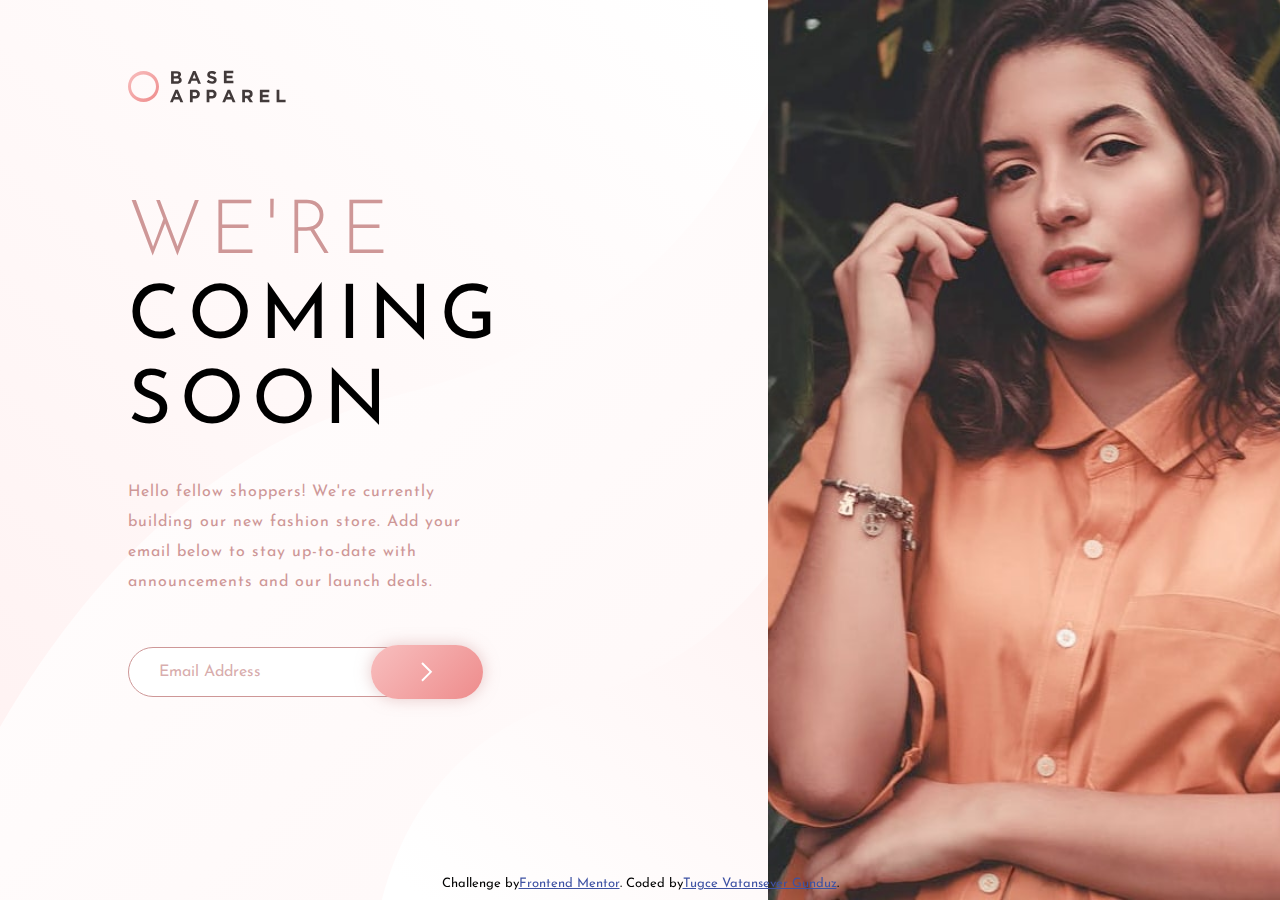
<file: coming-soon-page/index.html>
<!DOCTYPE html>
<html lang="en">
  <head>
    <meta charset="UTF-8" />
    <meta name="viewport" content="width=device-width, initial-scale=1.0" />
    <link rel="stylesheet" href="./style.css" />
    <link
      rel="icon"
      type="image/png"
      sizes="32x32"
      href="./images/favicon-32x32.png"
    />
    <title>Frontend Mentor | Base Apparel coming soon page</title>
  </head>
  <body>
    <header class="logo-container">
      <img src="./images/logo.svg" alt="logo" />
    </header>
    <main class="container">
      <section class="content-container">
        <h1><span>We're </span><br />coming<br />soon</h1>
        <p>
          Hello fellow shoppers! We're currently building our new fashion store.
          Add your email below to stay up-to-date with announcements and our
          launch deals.
        </p>
        <form action="#">
          <label for="email">
            <img src="./images/icon-error.svg" id="error-icon" alt="" />
          </label>
          <input
            type="email"
            name="email"
            id="email"
            placeholder="Email Address"
            required
          />
          <button type="submit" onclick="signUp()">
            <img src="./images/icon-arrow.svg" alt="submit" />
          </button>
          <p class="error-msg" id="error-msg">Please provide a valid email</p>
        </form>
      </section>
      <section class="photo-container"></section>
    </main>
    <footer>
      <p class="attribution">
        Challenge by
        <a href="https://www.frontendmentor.io?ref=challenge" target="_blank"
          >Frontend Mentor</a
        >. Coded by
        <a href="https://tugcevatansevergunduz.com">Tugce Vatansever Gunduz</a>.
      </p>
    </footer>
    <script src="script.js"></script>
  </body>
</html>
</file>
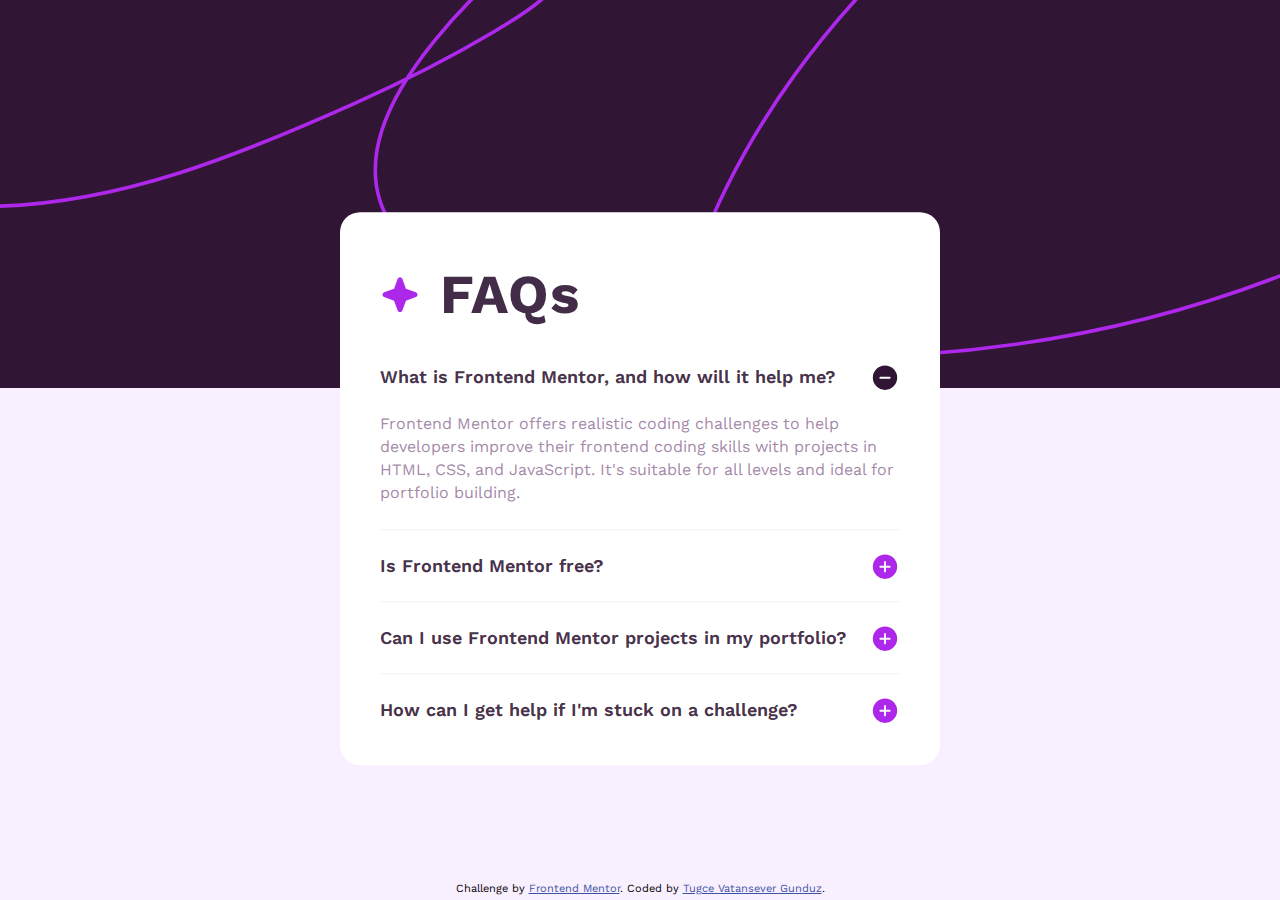
<file: faq-accordion-main/index.html>
<!DOCTYPE html>
<html lang="en">
  <head>
    <meta charset="UTF-8" />
    <meta name="viewport" content="width=device-width, initial-scale=1.0" />
    <link
      rel="icon"
      type="image/png"
      sizes="32x32"
      href="./assets/images/favicon-32x32.png"
    />
    <link rel="stylesheet" href="./style.css" />
    <title>Frontend Mentor | FAQ accordion</title>
  </head>
  <body>
    <main>
      <section class="top-bg-container"></section>
      <section class="bottom-bg-container"></section>
      <section class="content-container">
        <div class="header">
          <img src="./assets/images/icon-star.svg" alt="star" />
          <h1>FAQs</h1>
        </div>
        <div class="accordion-container">
          <div class="title" id="first" onclick="accordionHandler(this)">
            <h3>What is Frontend Mentor, and how will it help me?</h3>
            <button>
              <span class="icon open"></span>
            </button>
          </div>
          <p id="first-content" class="open">
            Frontend Mentor offers realistic coding challenges to help
            developers improve their frontend coding skills with projects in
            HTML, CSS, and JavaScript. It's suitable for all levels and ideal
            for portfolio building.
          </p>
        </div>
        <div class="accordion-container">
          <div class="title" id="second" onclick="accordionHandler(this)">
            <h3>Is Frontend Mentor free?</h3>
            <button>
              <span class="icon"></span>
            </button>
          </div>
          <p id="second-content">
            Yes,Frontend Mentor offers both free and premium coding challenges,
            with the free option providing access to a range of projects
            suitable for all skill levels.
          </p>
        </div>
        <div class="accordion-container">
          <div class="title" id="third" onclick="accordionHandler(this)">
            <h3>Can I use Frontend Mentor projects in my portfolio?</h3>
            <button>
              <span class="icon"></span>
            </button>
          </div>
          <p id="third-content">
            Yes, you can use projects completed on Frontend Mentor in your
            portfolio. It's an excellent way to showcase your skills to
            potential employers!
          </p>
        </div>
        <div class="accordion-container">
          <div class="title" id="fourth" onclick="accordionHandler(this)">
            <h3>How can I get help if I'm stuck on a challenge?</h3>
            <button>
              <span class="icon"></span>
            </button>
          </div>
          <p id="fourth-content">
            The best place to get help is inside Frontend Mentor's Discord
            community. There's a help channel where you can ask questions and
            seek support from other community members.
          </p>
        </div>
      </section>
    </main>
    <footer class="attribution">
      Challenge by
      <a href="https://www.frontendmentor.io?ref=challenge" target="_blank"
        >Frontend Mentor</a
      >. Coded by
      <a href="https://tugcevatansevergunduz.com">Tugce Vatansever Gunduz</a>.
    </footer>
    <script src="./script.js"></script>
  </body>
</html>
</file>
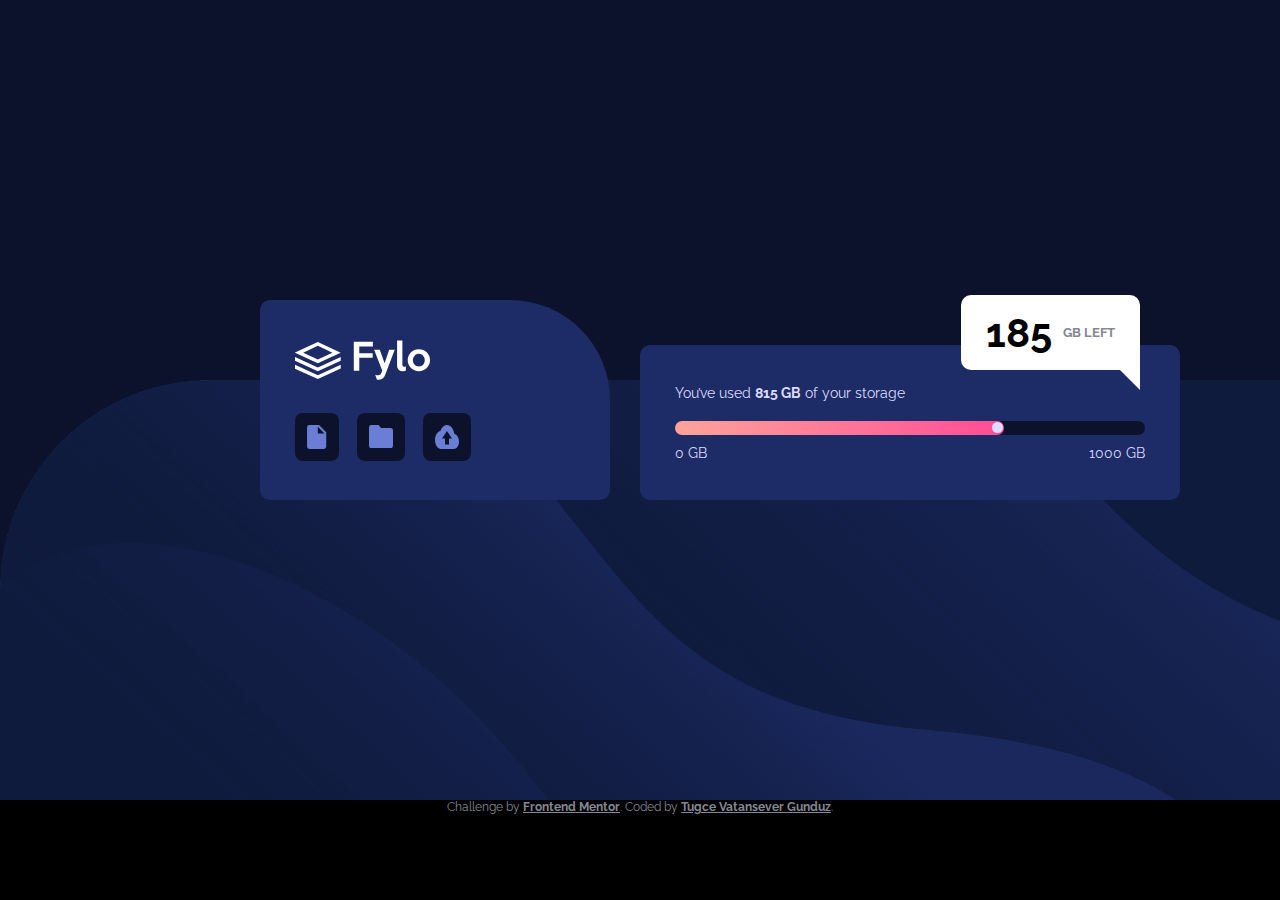
<file: fylo-data-storage-component/index.html>
<!DOCTYPE html>
<html lang="en">

<head>
  <meta charset="UTF-8">
  <meta name="viewport" content="width=device-width, initial-scale=1.0">
  <!-- displays site properly based on user's device -->
  <link rel="icon" type="image/png" sizes="32x32" href="./images/favicon-32x32.png">
  <link rel="stylesheet" href="./styles.css">
  <title>Frontend Mentor | Fylo data storage component</title>
</head>

<body>
  <main class="container">
    <div class="card-wrapper">
      <div class="card-container">
        <div class="card">
          <div class="card-top">
            <img src="./images/logo.svg" alt="" />
          </div>
          <div class="card-bottom">
            <img src="./images/icon-document.svg" alt="" />
            <img src="./images/icon-folder.svg" alt="" />
            <img src="./images/icon-upload.svg" alt="" />
          </div>
        </div>
        <div class="progress-bar-card">
          <div class="tooltip">
            <h2>185</h2>
            <h3>GB Left</h3>
          </div>
          <div class="progress-bar-info">
            <span>You’ve used <span class="bold">815 GB</span> of your storage</span>
          </div>
          <div class="progress-bar">
            <div class="progress-bar-process">
              <div class="progress-bar-process-ball"></div>
            </div>
          </div>
          <div class="progress-bar-steps">
            <span>0 GB</span>
            <span>1000 GB</span>
          </div>
        </div>
      </div>
    </div>
  </main>
  <footer class="attribution">
    Challenge by <a href="https://www.frontendmentor.io?ref=challenge" target="_blank">Frontend Mentor</a>.
    Coded by <a href="#">Tugce Vatansever Gunduz</a>.
  </footer>
</body>

</html>
</file>
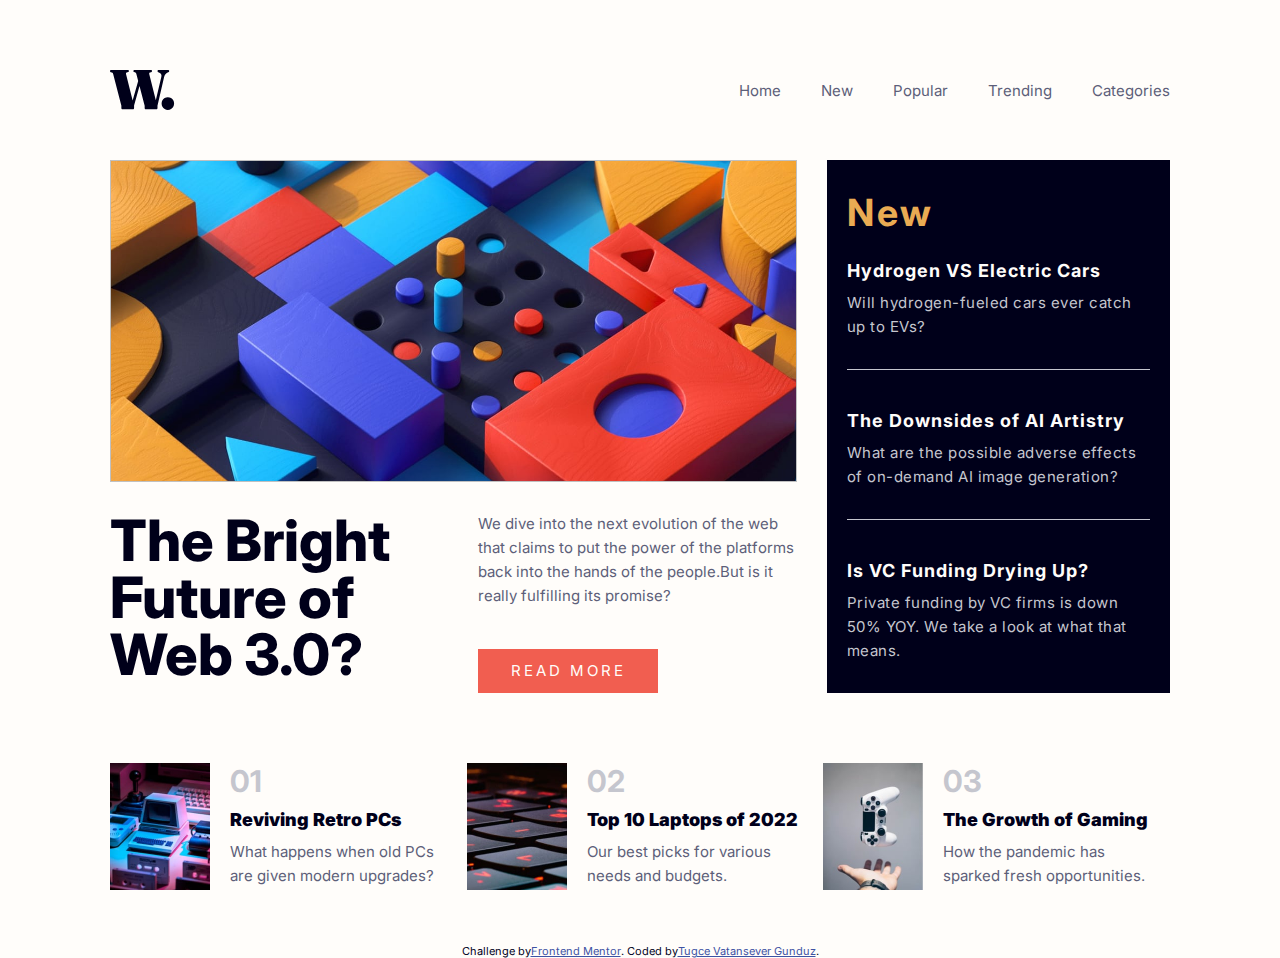
<file: news-homepage/index.html>
<!DOCTYPE html>
<html lang="en">

<head>
  <meta charset="UTF-8">
  <meta name="viewport" content="width=device-width, initial-scale=1.0">
  <link rel="icon" type="image/png" sizes="32x32" href="./assets/images/favicon-32x32.png">
  <link rel="stylesheet" href="style.css">
  <title>Frontend Mentor | News homepage</title>
</head>

<body>
  <div class="container" id="container">
    <nav>
      <svg width="65" height="40" xmlns="http://www.w3.org/2000/svg">
        <path
          d="M23.016 39.2c.317 0 .574-.093.77-.28.196-.187.294-.457.294-.812v-1.82c0-.448.033-.84.098-1.176.065-.336.145-.663.238-.98l5.09-18.122 4.822 18.57c.112.384.193.682.243.895l.023.099c.047.215.07.453.07.714v1.82c0 .355.098.625.294.812.196.187.453.28.77.28h10.696c.299 0 .55-.093.756-.28.205-.187.308-.457.308-.812v-1.82c0-.373.023-.705.07-.994.047-.29.135-.677.266-1.162L54.04 7.224c.299-1.25.765-2.254 1.4-3.01.635-.756 1.363-1.311 2.184-1.666l.672-.308c.336-.168.574-.331.714-.49.14-.159.21-.369.21-.63 0-.336-.117-.607-.35-.812C58.637.103 58.287 0 57.82 0h-8.904c-.467 0-.817.103-1.05.308-.233.205-.35.476-.35.812 0 .261.06.471.182.63.121.159.313.303.574.434l.616.224c1.12.41 1.871.999 2.254 1.764s.453 1.661.21 2.688l-5.535 23.486-6.477-25.81c-.133-.58-.17-1.018-.11-1.31l.026-.104c.093-.29.317-.49.672-.602l1.232-.336c.299-.112.518-.257.658-.434a.986.986 0 0 0 .21-.63c0-.355-.112-.63-.336-.826C41.468.098 41.122 0 40.656 0H24.78c-.448 0-.789.098-1.022.294-.233.196-.35.471-.35.826 0 .224.06.415.182.574.121.159.322.294.602.406l1.176.42c.261.093.462.243.602.448.14.205.294.607.462 1.204l1.751 6.742-5.553 19.475L16.128 4.48c-.147-.49-.194-.898-.14-1.223l.028-.135c.093-.345.327-.574.7-.686l1.456-.336c.504-.168.756-.504.756-1.008 0-.336-.112-.602-.336-.798C18.368.098 18.022 0 17.556 0H1.344C.896 0 .56.098.336.294.112.49 0 .756 0 1.092c0 .224.056.434.168.63.112.196.29.35.532.462l1.232.392c.355.13.625.308.812.532.187.224.345.579.476 1.064l7.84 30.408c.112.43.191.751.238.966.047.215.07.462.07.742v1.82c0 .355.103.625.308.812.205.187.467.28.784.28h10.556Zm34.804.7c1.195 0 2.263-.29 3.206-.868a6.338 6.338 0 0 0 2.24-2.338c.55-.98.826-2.04.826-3.178 0-1.157-.275-2.212-.826-3.164a6.325 6.325 0 0 0-2.24-2.282c-.943-.57-2.011-.854-3.206-.854-1.157 0-2.207.285-3.15.854a6.325 6.325 0 0 0-2.24 2.282c-.55.952-.826 2.007-.826 3.164 0 1.139.275 2.198.826 3.178.55.98 1.297 1.76 2.24 2.338.943.579 1.993.868 3.15.868Z"
          fill="#00001A" />
      </svg>
      <div id="sidebar-backdrop" class="sidebar-backdrop">
        <div id="navbar" class="navbar">
          <ul id="nav" class="nav-links">
            <li><a href="#">Home</a></li>
            <li><a href="#">New</a></li>
            <li><a href="#">Popular</a></li>
            <li><a href="#">Trending</a></li>
            <li><a href="#">Categories</a></li>
          </ul>
        </div>
      </div>
      <div href="#" class="toggle-button" id="toggle-button">
        <svg width="40" height="17" xmlns="http://www.w3.org/2000/svg">
          <g fill="#00001A" fill-rule="evenodd">
            <path d="M0 0h40v3H0zM0 7h40v3H0zM0 14h40v3H0z" />
            <path d="M0 0h40v3H0z" />
          </g>
        </svg>
        <svg width="32" height="31" xmlns="http://www.w3.org/2000/svg">
          <g fill="#00001A" fill-rule="evenodd">
            <path d="m2.919.297 28.284 28.284-2.122 2.122L.797 2.419z" />
            <path d="M.797 28.581 29.081.297l2.122 2.122L2.919 30.703z" />
          </g>
        </svg>
      </div>
    </nav>
    <main>
      <section>
        <img class="main-image" />
        <div class="content">
          <div class="content-left">
            <h1>The Bright Future of Web 3.0?</h1>
          </div>
          <div class="content-right">
            <p>We dive into the next evolution of the web that claims to put the power of the platforms back into the
              hands of the people.But is it really fulfilling its promise?</p>
            <a href="#">Read more</a>
          </div>
        </div>
      </section>
      <aside>
        <h1>New</h1>
        <div class="aside-card">
          <h2>Hydrogen VS Electric Cars</h2>
          <p>Will hydrogen-fueled cars ever catch up to EVs?</p>
        </div>
        <div class="aside-card">
          <h2>The Downsides of AI Artistry</h2>
          <p>What are the possible adverse effects of on-demand AI image generation?</p>
        </div>
        <div class="aside-card">
          <h2>Is VC Funding Drying Up?</h2>
          <p>Private funding by VC firms is down 50% YOY. We take a look at what that means.</p>
        </div>
      </aside>
    </main>
    <div class="card-container">
      <div class="card">
        <div class="card-left">
          <img src="./assets/images/image-retro-pcs.jpg" alt="">
        </div>
        <div class="card-right">
          <h1>01</h1>
          <h2>Reviving Retro PCs</h2>
          <p>What happens when old PCs are given modern upgrades?</p>
        </div>
      </div>
      <div class="card">
        <div class="card-left">
          <img src="./assets/images/image-top-laptops.jpg" alt="">
        </div>
        <div class="card-right">
          <h1>02</h1>
          <h2>Top 10 Laptops of 2022</h2>
          <p>Our best picks for various needs and budgets.</p>
        </div>
      </div>
      <div class="card">
        <div class="card-left">
          <img src="./assets/images/image-gaming-growth.jpg" alt="">
        </div>
        <div class="card-right">
          <h1>03</h1>
          <h2>The Growth of Gaming</h2>
          <p>How the pandemic has sparked fresh opportunities.</p>
        </div>
      </div>
    </div>
    <div class="attribution">
      Challenge by <a href="https://www.frontendmentor.io?ref=challenge" target="_blank">Frontend Mentor</a>.
      Coded by <a href="#">Tugce Vatansever Gunduz</a>.
    </div>
  </div>
  <script src="script.js"></script>
</body>
</body>

</html>
</file>
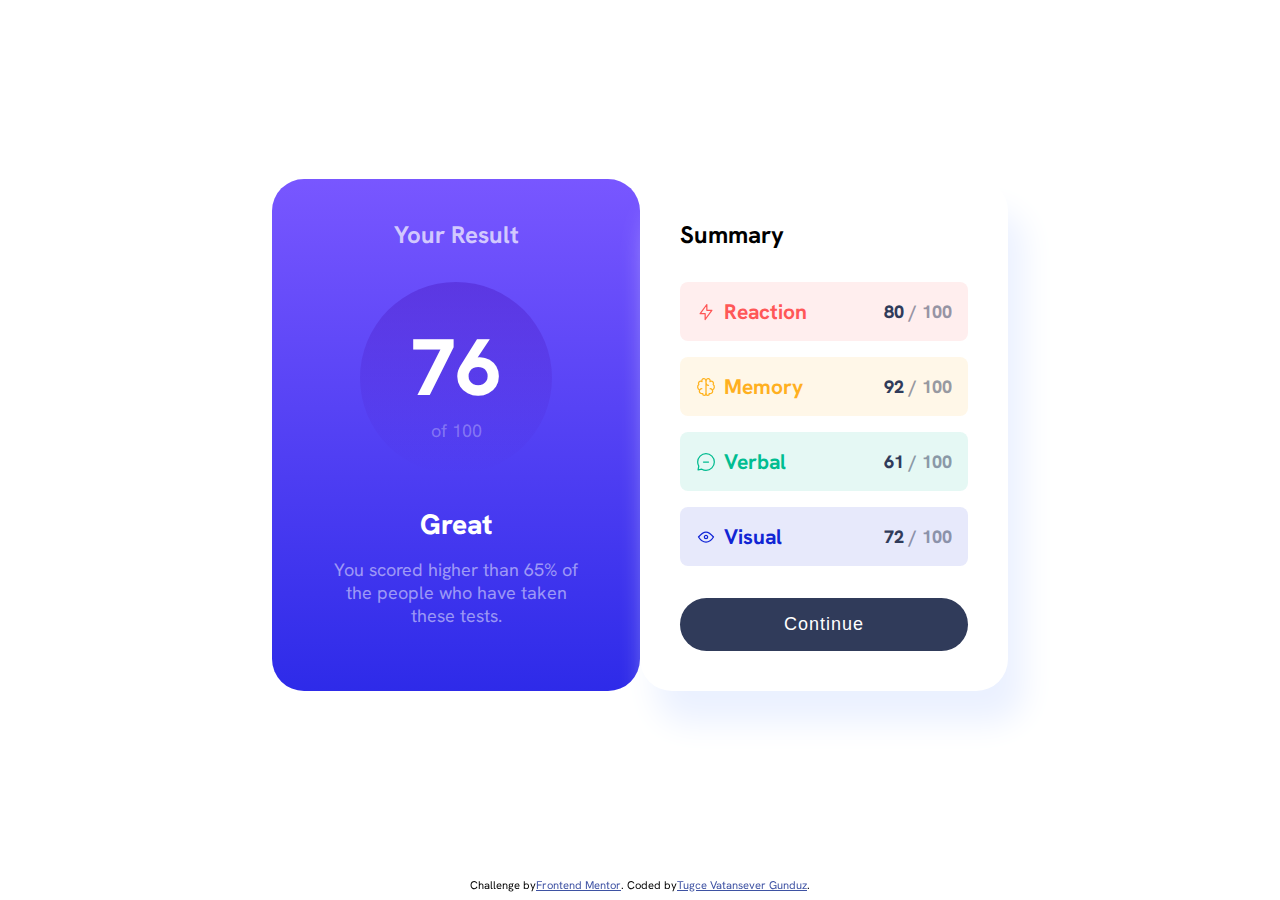
<file: results-summary-component/index.html>
<!DOCTYPE html>
<html lang="en">
<head>
  <meta charset="UTF-8">
  <meta name="viewport" content="width=device-width, initial-scale=1.0">
  <link rel="icon" type="image/png" sizes="32x32" href="./assets/images/favicon-32x32.png">
  <link rel="stylesheet" type="text/css" href="./style.css">
  <title>Frontend Mentor | Results summary component</title>
</head>
<body>
  <main class="container">
    <section class="result-container">
      <h1 class="result-title">Your Result</h1>
      <div class="result-score">
        <span class="score">76</span>
        <span class="total">of 100</p>
      </div>
      <div class="result-description">
        <span>Great</span>
        <p>
          You scored higher than 65% of the people who have taken these tests.
        </p>
      </div>
    </section>
    <section class="summary-container">
      <h2 class="summary-title">Summary</h2>
      <div class="summary" id="summary"></div>
      <button class="btn">Continue</button>
    </section>
  </main>  
  <div class="attribution">
    Challenge by <a href="https://www.frontendmentor.io?ref=challenge" target="_blank">Frontend Mentor</a>. 
    Coded by <a href="#">Tugce Vatansever Gunduz</a>.
  </div>
  <script src="./script.js"></script>
</body>
</html>
</file>
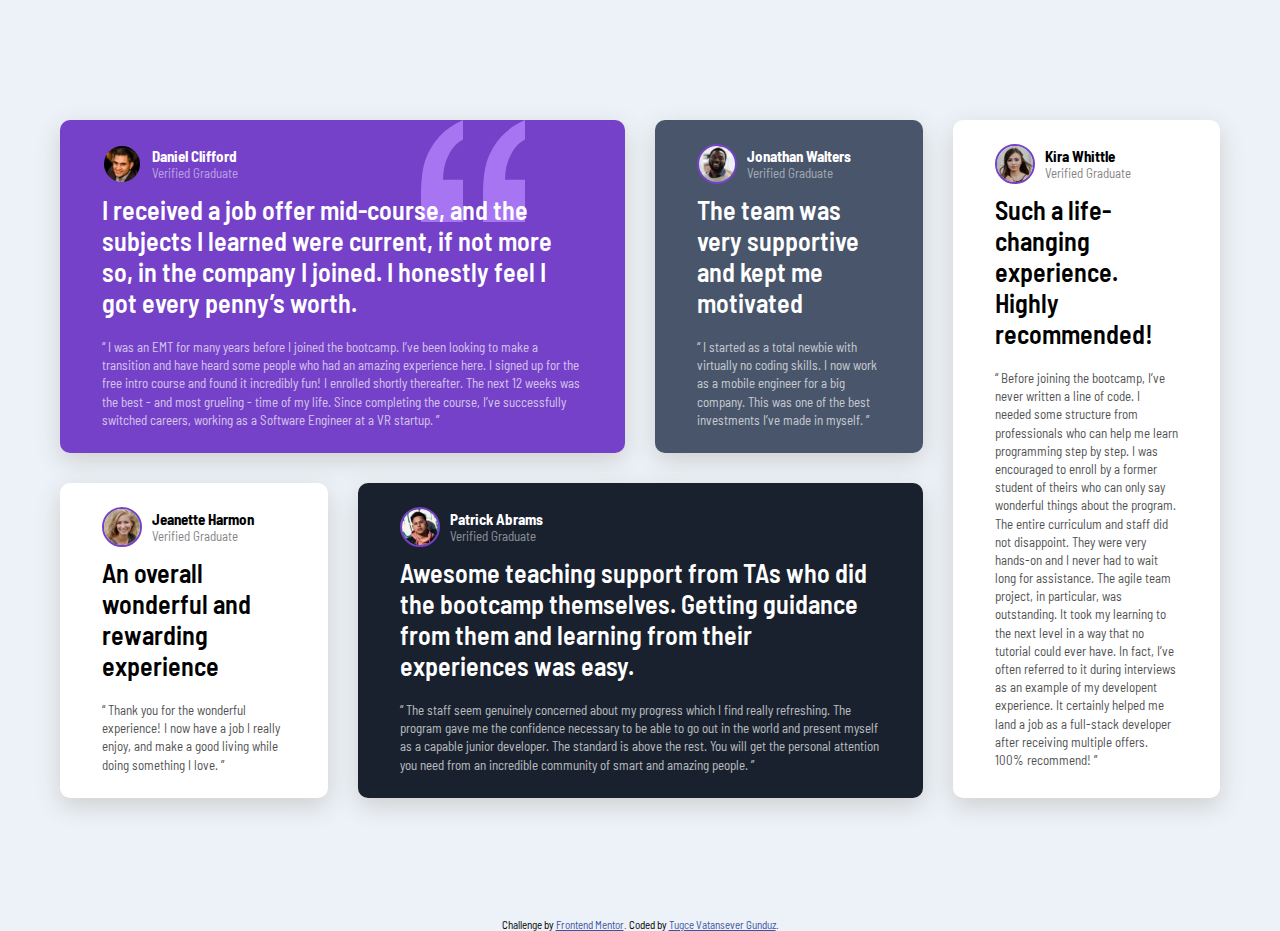
<file: testimonials-grid-section-main/index.html>
<!DOCTYPE html>
<html lang="en">

<head>
  <meta charset="UTF-8">
  <meta name="viewport" content="width=device-width, initial-scale=1.0">
  <!-- displays site properly based on user's device -->
  <link rel="icon" type="image/png" sizes="32x32" href="./images/favicon-32x32.png">
  <link rel="stylesheet" href="./styles.css">
  <title>Frontend Mentor | Testimonials grid section </title>
</head>

<body>
  <main class="grid-container">
    <section class="card">
      <header class="card-header">
        <img src="images/image-daniel.jpg" alt="" class="card-img" />
        <div>
          <h3 class="card-title">Daniel Clifford</h3>
          <p class="card-detail">Verified Graduate</p>
        </div>
      </header>
      <h1>
        I received a job offer mid-course, and the subjects I learned were current, if not more so,
        in the company I joined. I honestly feel I got every penny’s worth.
      </h1>
      <p class="card-description">
        “ I was an EMT for many years before I joined the bootcamp. I’ve been looking to make a
        transition and have heard some people who had an amazing experience here. I signed up
        for the free intro course and found it incredibly fun! I enrolled shortly thereafter.
        The next 12 weeks was the best - and most grueling - time of my life. Since completing
        the course, I’ve successfully switched careers, working as a Software Engineer at a VR startup. ”
      </p>
    </section>
    <section class="card">
      <header class="card-header">
        <img src="images/image-jonathan.jpg" alt="" class="card-img" />
        <div>
          <h3 class="card-title">Jonathan Walters</h3>
          <p class="card-detail">Verified Graduate</p>
        </div>
      </header>
      <h1>
        The team was very supportive and kept me motivated
      </h1>
      <p class="card-description">
        “ I started as a total newbie with virtually no coding skills. I now work as a mobile engineer
        for a big company. This was one of the best investments I’ve made in myself. ”
      </p>
    </section>
    <section class="card white">
      <header class="card-header">
        <img src="images/image-jeanette.jpg" alt="" class="card-img" />
        <div>
          <h3 class="card-title">Jeanette Harmon</h3>
          <p class="card-detail">Verified Graduate</p>
        </div>
      </header>
      <h1>
        An overall wonderful and rewarding experience
      </h1>
      <p class="card-description">
        “ Thank you for the wonderful experience! I now have a job I really enjoy, and make a good living
        while doing something I love. ”
      </p>
    </section>
    <section class="card">
      <header class="card-header">
        <img src="images/image-patrick.jpg" alt="" class="card-img" />
        <div>
          <h3 class="card-title">Patrick Abrams</h3>
          <p class="card-detail">Verified Graduate</p>
        </div>
      </header>
      <h1>
        Awesome teaching support from TAs who did the bootcamp themselves. Getting guidance from them and
        learning from their experiences was easy.
      </h1>
      <p class="card-description">
        “ The staff seem genuinely concerned about my progress which I find really refreshing. The program
        gave me the confidence necessary to be able to go out in the world and present myself as a capable
        junior developer. The standard is above the rest. You will get the personal attention you need from
        an incredible community of smart and amazing people. ”
      </p>
    </section>
    <section class="card white">
      <header class="card-header">
        <img src="images/image-kira.jpg" alt="" class="card-img" />
        <div>
          <h3 class="card-title">Kira Whittle</h3>
          <p class="card-detail">Verified Graduate</p>
        </div>
      </header>
      <h1>
        Such a life-changing experience. Highly recommended!
      </h1>
      <p class="card-description">
        “ Before joining the bootcamp, I’ve never written a line of code. I needed some structure from
        professionals who can help me learn programming step by step. I was encouraged to enroll by a former
        student of theirs who can only say wonderful things about the program. The entire curriculum and staff
        did not disappoint. They were very hands-on and I never had to wait long for assistance. The agile team
        project, in particular, was outstanding. It took my learning to the next level in a way that no tutorial
        could ever have. In fact, I’ve often referred to it during interviews as an example of my developent
        experience. It certainly helped me land a job as a full-stack developer after receiving multiple offers.
        100% recommend! ”
      </p>
    </section>
  </main>
  <footer class="attribution">
    Challenge by <a href="https://www.frontendmentor.io?ref=challenge" target="_blank">Frontend Mentor</a>.
    Coded by <a href="#">Tugce Vatansever Gunduz</a>.
  </footer>
</body>

</html>
</file>
<file: coming-soon-page/style.css>
@import url("https://fonts.googleapis.com/css2?family=Josefin+Sans:wght@300;400;600&display=swap");

:root {
  --desaturated-red: 0, 36%, 70%;
  --soft-red: 0, 93%, 68%;
  --dark-grayish-red: 0, 6%, 24%;

  --gradients-1: linear-gradient(135deg, hsl(0, 0%, 100%), hsl(0, 100%, 98%));
  --gradients-btn-hvr: linear-gradient(
    135deg,
    hsl(0, 80%, 86%, 0.9),
    hsl(0, 80%, 86%, 0.9)
  );
  --gradients-2: linear-gradient(135deg, hsl(0, 80%, 86%), hsl(0, 74%, 74%));
}

* {
  box-sizing: border-box;
  margin: 0;
  padding: 0;
}

html {
  font-size: 10px;
}

body {
  font-size: 1.6rem;
  font-family: "Josefin Sans", sans-serif;
  overflow: hidden;
}

header {
  position: absolute;
  height: auto;
  width: 100%;
  padding: 7rem 0 0 10%;
}

main {
  display: flex;
  flex-direction: row;
  height: 100vh;
  width: 100vw;
  background: var(--gradients-1);
  overflow: hidden;
}

.content-container {
  display: flex;
  flex-direction: column;
  padding: 15% 0 0 10%;
  background-image: url("./images/bg-pattern-desktop.svg");
  background-repeat: no-repeat;
  background-size: cover;
  background-position: center;
  height: 100%;
  width: 60%;
}

.content-container h1 {
  font-size: 7.5rem;
  font-weight: 400;
  text-transform: uppercase;
  letter-spacing: 0.8rem;
  line-height: 8.5rem;
  margin-bottom: 3rem;
}

.content-container h1 span {
  color: hsl(var(--desaturated-red));
  font-weight: 300;
}

.content-container p {
  font-size: 1.6rem;
  line-height: 3rem;
  letter-spacing: 0.1rem;
  font-weight: 400;
  color: hsl(var(--desaturated-red));
  max-width: 55%;
  margin-bottom: 5rem;
}

.content-container form {
  display: flex;
  align-items: center;
  position: relative;
  height: 5rem;
  width: 55%;
}

.content-container form label img {
  position: absolute;
  top: 1.4rem;
  right: 12rem;
  display: none;
}

.content-container form input {
  width: 100%;
  height: 100%;
  padding-left: 3rem;
  border: 1px solid hsl(var(--desaturated-red));
  border-radius: 3rem;
  font-family: "Josefin Sans", sans-serif;
  font-size: 1.8rem;
}

.content-container form input:focus-visible {
  border: none;
  outline: 2px solid hsl(var(--soft-red));
}

.content-container form input::placeholder {
  color: hsl(var(--desaturated-red), 0.8);
  font-size: 1.6rem;
}

.content-container form button {
  display: flex;
  align-items: center;
  justify-content: center;
  position: absolute;
  right: -3px;
  padding: 1.7rem 5rem;
  background: var(--gradients-2);
  box-shadow: 0px 0px 15px 0px hsl(var(--desaturated-red), 0.5);
  border: none;
  border-radius: 4rem;
  cursor: pointer;
}

.content-container form button:hover {
  background: var(--gradients-btn-hvr);
  box-shadow: 0px 0px 10px 2px hsl(var(--desaturated-red), 0.9);
}

.content-container .error-msg {
  position: absolute;
  left: 3rem;
  top: 5.5rem;
  color: hsl(var(--soft-red));
  font-size: 1.4rem;
  display: none;
  max-width: 100%;
}

.photo-container {
  display: flex;
  height: 100%;
  width: 40%;
  background: url("./images/hero-desktop.jpg") no-repeat;
  background-size: cover;
}

.attribution {
  position: fixed;
  display: flex;
  justify-content: center;
  flex-wrap: wrap;
  width: 100%;
  bottom: 1rem;
  font-size: 1.3rem;
}

.attribution a {
  color: hsl(228, 45%, 44%);
}

@media (max-width: 768px) {
  header {
    padding: 3rem;
    position: static;
    background: var(--gradients-1);
  }

  main {
    flex-direction: column-reverse;
  }

  main .content-container {
    width: 100%;
    align-items: center;
    justify-content: flex-start;
    padding: 2rem 0 0 0;
  }

  .content-container h1 {
    font-size: 4rem;
    line-height: 4.5rem;
    text-align: center;
    margin-bottom: 0;
  }

  .content-container p {
    font-size: 1.4rem;
    line-height: 2rem;
    text-align: center;
    min-width: 85%;
    margin: 2rem auto 4rem;
  }

  .content-container form {
    min-width: 70%;
  }

  .content-container form button {
    padding: 1.5rem 3rem;
    border-radius: 2.5rem;
  }

  .content-container .error-msg {
    top: 3rem;
  }

  main .photo-container {
    width: 100%;
    height: 60%;
    background-image: url("./images/hero-mobile.jpg");
    background-size: cover;
    margin-bottom: 3rem;
  }
}
</file>
<file: faq-accordion-main/style.css>
@import url("https://fonts.googleapis.com/css2?family=Work+Sans:wght@400;600;700&display=swap");

:root {
  --white: 0, 0%, 100%;
  --light-pink: 275, 100%, 97%;
  --grayish-purple: 292, 16%, 49%;
  --dark-purple: 292, 42%, 14%;
}

* {
  box-sizing: border-box;
  margin: 0;
  padding: 0;
}

html {
  font-size: 10px;
  font-family: "Work Sans", sans-serif;
}

body {
  font-size: 1.6rem;
  width: 100vw;
  height: 100vh;
  overflow: hidden;
}

main {
  display: flex;
  flex-direction: column;
  width: 100%;
  height: 98%;
}

.top-bg-container {
  height: 55%;
  background-image: url(./assets/images/background-pattern-desktop.svg);
  background-repeat: no-repeat;
  background-size: cover;
}

.bottom-bg-container {
  height: 70%;
  background: hsl(var(--light-pink));
}

.content-container {
  display: flex;
  flex-direction: column;
  position: absolute;
  top: 50%;
  left: 50%;
  transform: translate(-50%, -43%);
  padding: 5rem 4rem 2rem 4rem;
  border-radius: 2rem;
  background: hsl(var(--white));
  overflow: scroll;
  max-width: 600px;
  max-height: 600px;
}

.content-container .header {
  display: flex;
  align-items: center;
  gap: 2rem;
  margin-bottom: 1.5rem;
}

.content-container .header h1 {
  font-size: 5.5rem;
  font-weight: 700;
  letter-spacing: 1px;
  color: hsl(var(--dark-purple), 0.9);
}

.content-container .accordion-container {
  border-bottom: 1px solid hsl(var(--grayish-purple), 0.1);
}

.content-container .accordion-container:last-child {
  border-bottom: none;
}

.content-container .accordion-container .title {
  display: flex;
  align-items: center;
  justify-content: space-between;
  cursor: pointer;
}

.content-container .accordion-container .title h3 {
  font-size: 1.8rem;
  font-weight: 600;
  color: hsl(var(--dark-purple), 0.9);
  margin-bottom: 2.5rem;
  padding-top: 2.5rem;
}

.content-container .accordion-container .title h3:hover {
  color: hsl(280, 60%, 48%);
}

.content-container .accordion-container p {
  color: hsl(var(--grayish-purple), 0.8);
  line-height: 2.3rem;
  text-align: left;
  width: 100%;
}

.content-container .title button {
  border: none;
  background: transparent;
}

.content-container .title button .icon {
  display: flex;
  background-image: url(./assets/images/icon-plus.svg);
  background-size: cover;
  width: 30px;
  height: 30px;
}

.content-container .title button .icon.open {
  background-image: url(./assets/images/icon-minus.svg);
}

.content-container p {
  height: 0;
  overflow: hidden;
}

.content-container p.open {
  height: 100%;
  padding-bottom: 2.5rem;
}

.attribution {
  position: fixed;
  width: 100%;
  height: 2%;
  font-size: 11px;
  text-align: center;
  background: hsl(var(--light-pink));
}
.attribution a {
  color: hsl(228, 45%, 44%);
}

@media (max-width: 992px) {
  .content-container {
    width: 90%;
  }
}
</file>
<file: fylo-data-storage-component/styles.css>
@import url('https://fonts.googleapis.com/css2?family=Raleway:wght@400;700&display=swap');
:root {
    --pale-blue:hsl(243, 100%, 93%);
    --grayish-blue: hsl(229, 7%, 55%);
    --dark-blue: hsl(228, 56%, 26%);
    --very-dark-blue: hsl(229, 57%, 11%);
    --gradient: linear-gradient(to right, hsl(6, 100%, 80%), hsl(335, 100%, 65%));
    --footer-height: 80px;
}

* {
    box-sizing: border-box;
    margin: 0;
    padding: 0;
}

body {
    font-size: 14px;
    font-family: 'Raleway', sans-serif;
    background: black;
}

.container {
    display: flex;
    flex-direction: column;
    align-items: center;
    justify-content: center;
    width: 1440px;
    height: 800px;
    margin: auto;
    background: var(--very-dark-blue);
}

.card-wrapper {
    display: flex;
    align-items: center;
    justify-content: center;
    width: 100%;
    height: 100%;
    background-image: url("./images/bg-desktop.png");
    background-repeat: no-repeat;
    background-position: bottom;
    background-size: contain;
}

.card-container {
    display: flex;
    gap: 30px;
    align-items: flex-end;
}

.card {
    display: flex;
    flex-direction: column;
    justify-content: center;
    min-width: 350px;
    height: 200px;
    background-color: var(--dark-blue);
    border-radius: 10px 100px 10px 10px;
    padding: 35px;
    gap: 30px;
}

.card-bottom {
    display: flex;
    gap: 18px;
}

.card-bottom>img {
    background-color: var(--very-dark-blue);
    padding: 12px;
    border-radius: 8px;
}

.progress-bar-card {
    display: flex;
    flex-direction: column;
    justify-content: center;
    min-width: 540px;
    height: 155px;
    background-color: var(--dark-blue);
    border-radius: 10px;
    padding: 20px 35px;
    gap: 10px;
    position: relative;
}

.tooltip {
    position: absolute;
    top: -50px;
    right: 40px;
    background-color: #fff;
    width: 179px;
    height: 75px;
    padding: 10px 20px;
    display: flex;
    justify-content: space-around;
    align-items: center;
    border-radius: 10px 10px 0px 10px;
}

h2 {
    font-size: 2.5rem;
}

h3 {
    font-size: .8rem;
    color: var(--grayish-blue);
    text-transform: uppercase;
}

.tooltip::after {
    content: "";
    position: absolute;
    bottom: -20px;
    right: 0;
    border-left: 20px solid transparent;
    border-top: 20px solid #fff;
} 

.progress-bar {
    display: flex;
    width: 100%;
    height: 14px;
    background-color: var(--very-dark-blue);
    border-radius: 10px;
}

.progress-bar-info {
    color: var(--pale-blue);
    font-weight: 400;
    padding-bottom: 10px;
}

.progress-bar-info span .bold{
    font-weight: 700;
}
  
.progress-bar-process {
    display: flex;
    justify-content: flex-end;
    align-items: center;
    height: 14px;
    width: 70%;
    background: var(--gradient);
    border-radius: 10px;
}

.progress-bar-process-ball {
    height: 11px;
    width: 11px;
    border-radius: 50%;
    background-color: var(--pale-blue);
    margin-right: 1px;
}
  
.progress-bar-steps {
    display: flex;
    justify-content: space-between;
    width: 100%;
    color: var(--pale-blue);
}

.attribution {
    text-align: center;
    font-size: 12px;
    color: var(--grayish-blue);
    height: var(--footer-height);
}

.attribution a {
    color: var(--grayish-blue);
    font-weight: 700;
}

@media(max-width: 1200px) {
    .container {
        width: 100%;
        height: calc(100vh - var(--footer-height));
        margin: 0;
    }

    .card-container{
        flex-direction: column;
        align-items: center;
        justify-content: center;
    }

    .tooltip {
        top: 85%;
        right: 35%;
        border-radius: 10px 10px 10px 10px;
    }

    .tooltip::after {
        visibility: hidden;
    } 
}

@media(max-width: 768px) {
    .container {
        width: 100%;
        height: calc(100vh - var(--footer-height));
        margin: 0;
    }

    .card-wrapper {
        background-image: url("./images/bg-mobile.png");
        background-size: cover;
    }

    .card-container{
        flex-direction: column;
        align-items: center;
    }

    .progress-bar-card {
        width: 100%;
        min-width: unset;
    }

    .tooltip {
        top: 85%;
        right: 27%;
        border-radius: 10px 10px 10px 10px;
    }

    .tooltip::after {
        visibility: hidden;
    } 
}
</file>
<file: news-homepage/style.css>
/* BASE */
@import url('https://fonts.googleapis.com/css2?family=Inter:wght@400;700;800&display=swap');
:root {
    --soft-orange: hsl(35, 77%, 62%);
    --soft-red: hsl(5, 85%, 63%);
    --off-white: hsl(36, 100%, 99%);
    --grayish-blue: hsl(233, 8%, 79%);
    --dark-grayish-blue: hsl(236, 13%, 42%);
    --very-dark-blue: hsl(240, 100%, 5%);
    --backdrop-background: rgba(0, 0, 0, 0.5);
}

html {
    font-size: 15px;
    font-family: 'Inter', sans-serif;
}

* {
    box-sizing: border-box;
    margin: 0;
    padding: 0;
}

body {
    background: var(--off-white);
}
/* BASE End */

.container {
    max-width: 1100px;
    margin: 0 auto;
    padding: 0 20px;
    color: var(--very-dark-blue);
}

/* NAV */
nav {
    display: flex;
    align-items: center;
    justify-content: space-between;
    width: 100%;
    margin-top: 70px;
}

nav .sidebar-backdrop.opened {
    position: fixed;
    display: flex;
    inset: 0;
    background: var(--backdrop-background);
}

nav .navbar .nav-links {
    display: flex;
    gap: 40px;
    list-style: none;

}

nav .navbar .nav-links li a {
    text-decoration: none;
    color: var(--dark-grayish-blue);
}

nav .navbar .nav-links li a:hover {
    color: var(--soft-red);
}

nav .toggle-button {
    display: none;
    align-items: center;
    width: 50px;
    height: 35px;
}

nav .toggle-button svg:first-child {
    display: flex;
}

nav .toggle-button svg:last-child {
    display: none;
}
/* NAV End */

/* MAIN */
main {
    max-width: 1100px;
    margin: 0 auto;
    display: flex;
    gap: 30px;
    margin-top: 50px;
    flex-wrap: wrap;
}

main section {
    flex: 2;
    display: flex;
    flex-direction: column;
    gap: 30px;
}

.main-image {
    display: flex;
    width: 100%;
    height: 100%;
    min-width: 250px;
    min-height: 250px;
    background-image: url("./assets/images/image-web-3-desktop.jpg");
    background-position: center;
    background-repeat: no-repeat;
    background-size: cover;
}

main section .content {
    display: flex;
    justify-content: space-between;
    gap: 50px;
    flex-wrap: wrap;
}

main section .content .content-left {
    flex: 1;
    line-height: 1;
}

main section .content .content-left h1 {
    font-size: 3.8rem;
    font-weight: 800;
    margin: 0 0 10px;
}

main section .content .content-right {
    flex: 1;
    display: flex;
    flex-direction: column;
    justify-content: space-between;
    flex-wrap: wrap;
    line-height: 1.6;
}

main section .content .content-right p{
    color: var(--dark-grayish-blue); 
}

main section .content .content-right a{
    max-width: 180px;
    text-align: center;
    padding: 10px;
    background: var(--soft-red);
    color: var(--off-white);
    text-decoration: none;
    text-transform: uppercase;
    letter-spacing: 3px;
}

main section .content .content-right a:hover {
    background: var(--very-dark-blue);
}

main aside {
    flex: 1;
    display: flex;
    flex-direction: column;
    background: var(--very-dark-blue);
    color: var(--grayish-blue);
}

aside h1 {
    color: var(--soft-orange);
    font-size: 2.5rem;
    font-weight: 700;
    letter-spacing: 3px;
    margin: 25px 20px 0;
    padding: 5px 0;;
}

aside .aside-card {
    margin: 20px;
    padding-bottom: 30px;
    border-bottom: 1px solid var(--grayish-blue);
}

aside .aside-card:last-child {
    border-bottom: none;
    padding-bottom: 10px;
}

aside .aside-card h2 {
    color: var(--off-white);
    font-size: 1.2rem;
    font-weight: 700;
    letter-spacing: 1px;
    margin-bottom: 10px;
}

aside .aside-card h2:hover {
    color: var(--soft-orange);
}

aside .aside-card p {
    color: var(--grayish-blue);
    line-height: 1.6;
    letter-spacing: 0.5px;
}
/* MAIN end */

.card-container {
    display: flex;
    flex-wrap: wrap;
    gap: 10px;
    margin-top: 70px;
    width: 100%;
}

.card {
    flex: 1;
    display: flex;
    gap: 20px;
}

.card .card-left img {
    max-height: 130px;
    width: 100px;
}

.card .card-right {
    display: flex;
    flex-direction: column;
    gap: 10px;
}

.card .card-right h1 {
    color: var(--grayish-blue);
}

.card .card-right h2 {
    color: var(--very-dark-blue);
    font-size: 1.2rem;
    font-weight: 900;
}

.card .card-right p {
    line-height: 1.6;
    color: var(--dark-grayish-blue);
    padding-right: 15px;
}

/* FOOTER */
.attribution {
    display: flex;
    justify-content: center;
    flex-wrap: wrap;
    margin-top: 50px;
    font-size: 11px;
  }

  .attribution a {
    color: hsl(228, 45%, 44%);
  }
/* FOOTER End */

@media screen and (max-width:768px) {
    nav {
        margin-top: 20px;
    }

    nav .toggle-button {
        display: flex;
        padding: 0 10px 0 0;
        z-index: 1;
    }

    nav .navbar {
        flex-direction: column;
        position: absolute;
        top: 0;
        right: 0;
        height: 100vh;
        padding-top: 150px;
        background: var(--off-white);
        width: 0px;
        overflow: hidden;
        transition: all 1s ease;
    }

    nav .navbar.active {
        width: 250px;
        border-left: 1px solid #eee;
    }

    nav .navbar .nav-links {
        flex-direction: column;
        gap: 10px;
    }

    nav .navbar .nav-links li {
        width: 100%;
        display: flex;
        justify-content: flex-start;
        padding: 0 0 0 10px;
        white-space: nowrap;
    }

    nav .navbar .nav-links li a {
        padding: 10px 20px;
        font-size: 20px;
    }

    nav .toggle-button.opened svg:first-child {
        display: none;
    }

    nav .toggle-button.opened svg:last-child {
        display: flex;
    }

    .main-image {
        background-image: url("./assets/images/image-web-3-mobile.jpg");
    }
}
</file>
<file: results-summary-component/style.css>
@import url("https://fonts.googleapis.com/css2?family=Hanken+Grotesk:wght@500;700;800&display=swap");

:root {
  --primary-red-hsl: 0, 100%, 67%;
  --primary-orange-hsl: 39, 100%, 56%;
  --primary-green-hsl: 166, 100%, 37%;
  --primary-blue-hsl: 234, 85%, 45%;

  --slate-blue-hsl: 252, 100%, 67%;
  --royal-blue-hsl: 241, 81%, 54%;
  --violet-blue-hsl: 256, 72%, 46%;
  --persian-blue-hsl: 241, 72%, 46%;
  --gradients-background: linear-gradient(
    hsl(var(--slate-blue-hsl)),
    hsl(var(--royal-blue-hsl))
  );
  --gradients-circle: linear-gradient(
    hsl(var(--violet-blue-hsl), 0.5),
    hsl(var(--persian-blue-hsl), 0)
  );

  --neutral-white-hsl: 0, 0%, 100%;
  --neutral-lavender-hsl: 241, 100%, 89%;
  --neutral-blue-hsl: 221, 100%, 96%;
  --neutral-gray-hsl: 224, 30%, 27%;

  --fs-s: 1.125rem;
  --fs-m: 1.5rem;
  --fs-l: 1.75rem;
  --fs-xl: 5rem;
}

* {
  box-sizing: border-box;
  margin: 0;
  padding: 0;
}

body {
  font-family: "Hanken Grotesk", sans-serif;
  font-size: var(--fs-s);
  background: hsl(var(--neutral-white-hsl), 0.1);
  overflow: hidden;
}

.container {
  display: flex;
  justify-content: center;
  max-width: 46rem;
  margin: 14% auto;
}

.result-container {
  flex: 1;
  display: flex;
  flex-direction: column;
  align-items: center;
  background: var(--gradients-background);
  color: hsl(var(--neutral-white-hsl));
  padding: 2.5rem;
  border-radius: 2rem;
  gap: 2rem;
}

.result-title {
  font-size: var(--fs-m);
  font-weight: 700;
  color: hsl(var(--neutral-white-hsl), 0.7);
}

.result-score {
  display: flex;
  flex-direction: column;
  align-items: center;
  justify-content: center;
  width: 12rem;
  height: 12rem;
  background: var(--gradients-circle);
  border-radius: 50%;
}

.score {
  font-size: var(--fs-xl);
  font-weight: 800;
  color: hsl(var(--neutral-white-hsl));
}

.total {
  color: hsl(var(--neutral-white-hsl), 0.3);
}

.result-description {
  display: flex;
  flex-direction: column;
  align-items: center;
  gap: 1rem;
}

.result-description span {
  color: hsl(var(--neutral-white-hsl));
  font-size: var(--fs-l);
  font-weight: 800;
}

.result-description p {
  color: hsl(var(--neutral-white-hsl), 0.5);
  text-align: center;
  padding: 0 1rem;
}

.summary-container {
  flex: 1;
  display: flex;
  flex-direction: column;
  align-items: flex-start;
  background: hsl(var(--neutral-white-hsl));
  padding: 2.5rem;
  border-radius: 2rem;
  gap: 2rem;
  box-shadow: 1rem 2rem 2rem hsl(var(--neutral-blue-hsl));
}

.summary-title {
  font-size: var(--fs-m);
  font-weight: 700;
}

.summary {
  display: flex;
  flex-direction: column;
  width: 100%;
  gap: 1rem;
}

.summary-detail {
  display: flex;
  justify-content: space-between;
  align-items: center;
  padding: 1rem;
  border-radius: 0.5rem;
}

.summary-detail:nth-child(1) {
  background: hsl(var(--primary-red-hsl), 0.1);
}

.summary-detail:nth-child(1) h3 {
  color: hsl(var(--primary-red-hsl));
}

.summary-detail:nth-child(2) {
  background: hsl(var(--primary-orange-hsl), 0.1);
}

.summary-detail:nth-child(2) h3 {
  color: hsl(var(--primary-orange-hsl));
}

.summary-detail:nth-child(3) {
  background: hsl(var(--primary-green-hsl), 0.1);
}

.summary-detail:nth-child(3) h3 {
  color: hsl(var(--primary-green-hsl));
}

.summary-detail:nth-child(4) {
  background: hsl(var(--primary-blue-hsl), 0.1);
}

.summary-detail:nth-child(4) h3 {
  color: hsl(var(--primary-blue-hsl));
}

.summary-detail-title {
  display: flex;
  align-items: center;
  gap: 0.5rem;
  flex-wrap: wrap;
}

.summary-detail-score {
  font-weight: 800;
  color: hsl(var(--neutral-gray-hsl), 0.5);
}

.summary-detail-score span {
  color: hsl(var(--neutral-gray-hsl));
}

.btn {
  width: 100%;
  color: hsl(var(--neutral-white-hsl));
  background: hsl(var(--neutral-gray-hsl));
  padding: 1rem 2rem;
  border: 0;
  border-radius: 100vw;
  cursor: pointer;
  letter-spacing: 1px;
  font-size: var(--fs-s);
}

.btn:hover {
  background: var(--gradients-background);
}

.attribution {
  position: fixed;
  display: flex;
  justify-content: center;
  flex-wrap: wrap;
  width: 100%;
  bottom: 0.5rem;
  font-size: 0.7rem;
}

.attribution a {
  color: hsl(228, 45%, 44%);
}

@media screen and (max-width: 605px) {
  .container {
    height: 100vh;
    flex-direction: column;
    margin-top: unset;
    font-size: 1rem;
  }

  .result-container {
    border-radius: 0 0 2rem 2rem;
    justify-content: space-evenly;
    padding: 0 0 1rem 0;
    gap: 0;
  }

  .result-score {
    width: 9rem;
    height: 9rem;
  }

  .score {
    font-size: 3.8rem;
    font-weight: 700;
  }

  .result-description span {
    color: hsl(var(--neutral-white-hsl));
    font-size: var(--fs-m);
    font-weight: 700;
  }

  .summary-container {
    padding: 1.6rem;
    gap: 1.6rem;
  }

  .summary-title,
  .result-title {
    font-weight: 500;
    font-size: var(--fs-s);
  }

  .summary {
    gap: 0.8rem;
  }

  .summary-detail {
    padding: 0.8rem;
  }

  .btn {
    font-size: 1rem;
  }

  .attribution {
    margin: 0;
    padding: 0;
  }
}
</file>
<file: testimonials-grid-section-main/styles.css>
@import url('https://fonts.googleapis.com/css2?family=Barlow+Semi+Condensed:wght@500;600&display=swap');

:root {
    --moderate-violet: hsl(263, 55%, 52%);
    --very-dark-grayish-blue: hsl(217, 19%, 35%);
    --very-dark-blackish-blue: hsl(219, 29%, 14%);
    --white: hsl(0, 0%, 100%);
    --light-gray: hsl(0, 0%, 81%);
    --light-grayish-blue: hsl(210, 46%, 95%);
}

* {
    box-sizing: border-box;
    margin: 0;
    padding: 0;
}

body {
    background-color: var(--light-grayish-blue);
    font-size: 13px;
    font-family: 'Barlow Semi Condensed', sans-serif;
}

.grid-container {
    max-width: 1200px;
    margin: 100px auto;
    padding: 20px;
    display: grid;
    grid-template-columns: repeat(4,1fr);
    gap: 30px;
}

.card {
    padding: 24px 42px;
    background-color: var(--white);
    box-shadow: var(--light-gray) 0px 8px 24px;
    border-radius: 10px;
}

.card:nth-of-type(1) {
    grid-column: 1/3;
    background-color: var(--moderate-violet);
    color: var(--white);
    background-image: url("images/bg-pattern-quotation.svg");
    background-repeat: no-repeat;
    background-position: top 0px right 100px ;
}

.card:nth-of-type(2) {
    background-color: var(--very-dark-grayish-blue);
    color: var(--white);
}

.card:nth-of-type(5) {
    grid-column: 4;
    grid-row: 1/3;
}

.card:nth-of-type(4) {
    grid-column: 2/4;
    grid-row: 2;
    background-color: var(--very-dark-blackish-blue);
    color: var(--white);
}

@media(max-width: 768px) {
    .grid-container {
        grid-template-columns: 1fr;
    }

    .card:nth-of-type(1) {
        grid-column: 1;
    }
    
    .card:nth-of-type(5) {
        grid-column: 1;
        grid-row: 5;
    }
    
    .card:nth-of-type(4) {
        grid-column: 1;
        grid-row: 4;
    }
}

.card-header{
    display: flex;
    align-items: center;
    margin-bottom: 10px;
}

.card-header h3{
    font-size: 15px;
}

.card-header p{
    opacity: 50%;
}

.card-img {
    width: 40px;
    height: 40px;
    border-radius: 50%;
    border: 2px solid var(--moderate-violet);
    margin-right: 10px;
}

h1 {
    font-weight: 600;
    margin-bottom: 20px;
}

.card-description{
    line-height: 1.4;
    opacity: 70%;
}

.attribution {
    font-size: 11px;
    text-align: center;
}

.attribution a {
    color: hsl(228, 45%, 44%);
}
</file>
